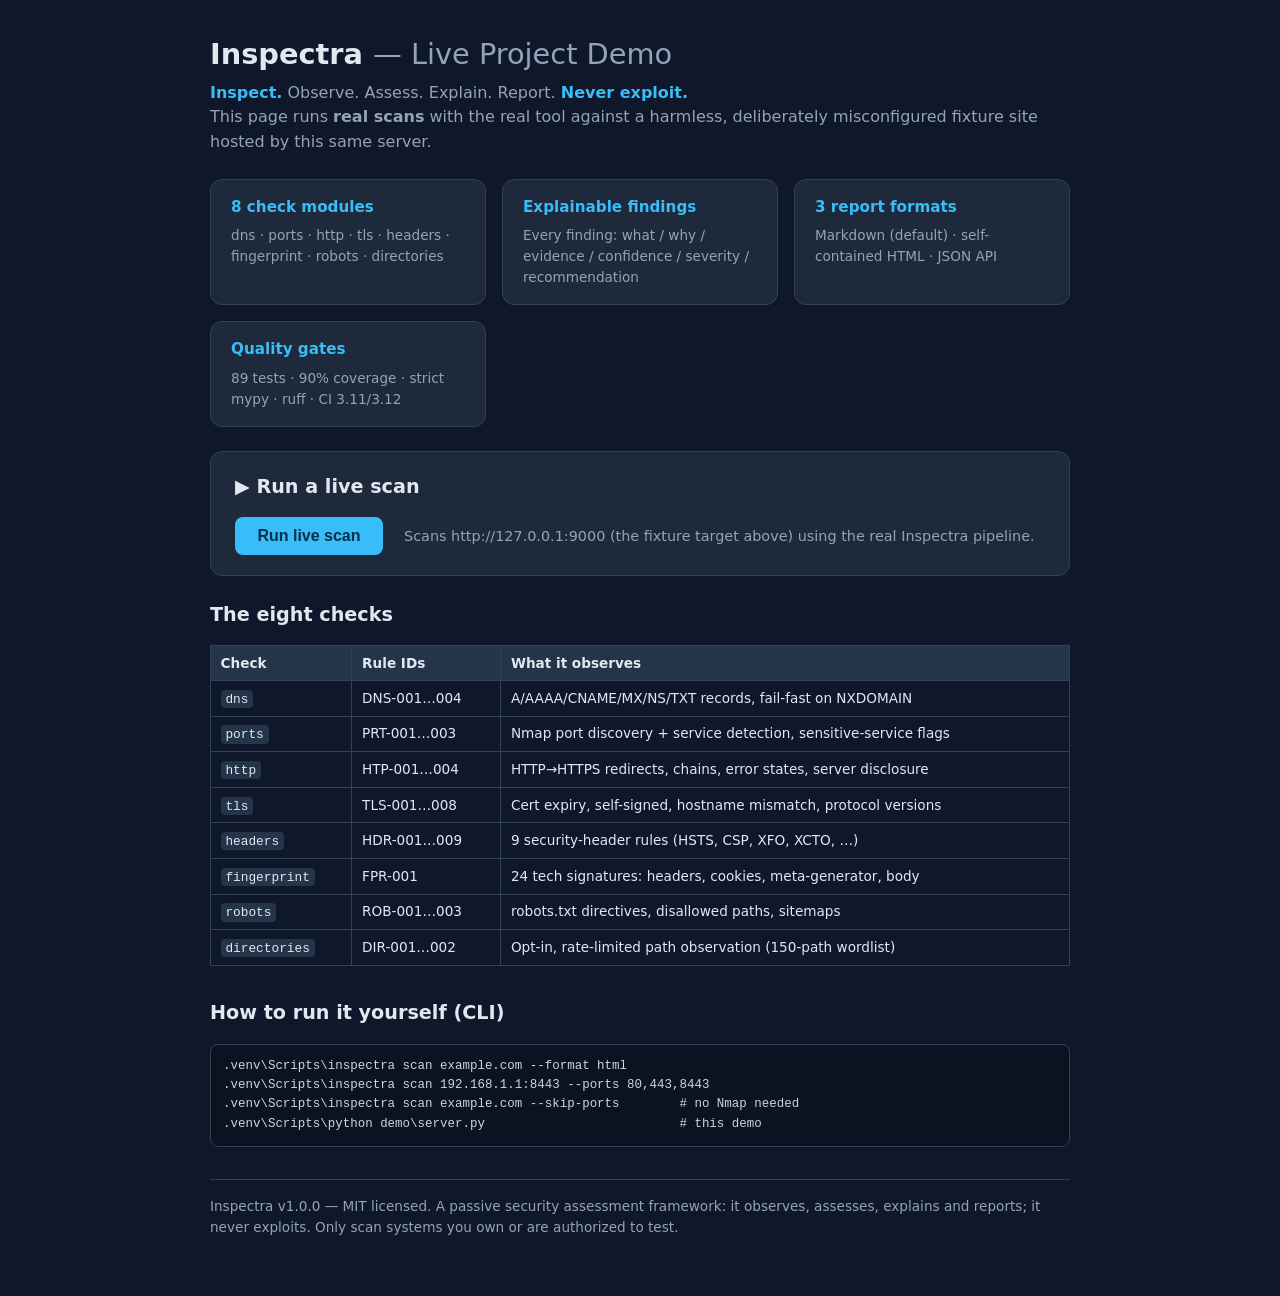
<file: demo/index.html>
<!doctype html>
<html lang="en">
<head>
<meta charset="utf-8">
<meta name="viewport" content="width=device-width, initial-scale=1">
<title>Inspectra — Live Project Demo</title>
<style>
  :root {
    --bg: #0f172a; --panel: #1e293b; --panel2: #243449; --text: #e2e8f0;
    --muted: #94a3b8; --border: #334155; --accent: #38bdf8;
    --high: #ef4444; --medium: #f59e0b; --low: #eab308; --info: #38bdf8; --good: #22c55e;
  }
  * { box-sizing: border-box; }
  body {
    margin: 0; background: var(--bg); color: var(--text);
    font-family: system-ui, -apple-system, "Segoe UI", Roboto, sans-serif; line-height: 1.55;
  }
  .wrap { max-width: 900px; margin: 0 auto; padding: 2rem 1.25rem 4rem; }
  h1 { margin: 0 0 .25rem; font-size: 1.8rem; }
  h1 span { color: var(--muted); font-weight: 400; }
  .tagline { color: var(--muted); margin: 0 0 1.5rem; }
  .tagline b { color: var(--accent); }

  .grid { display: grid; grid-template-columns: repeat(auto-fit, minmax(240px, 1fr)); gap: 1rem; margin: 1.5rem 0; }
  .card { background: var(--panel); border: 1px solid var(--border); border-radius: 12px; padding: 1rem 1.25rem; }
  .card h3 { margin: 0 0 .35rem; font-size: .95rem; color: var(--accent); }
  .card p { margin: 0; font-size: .85rem; color: var(--muted); }

  .scanbox { background: var(--panel); border: 1px solid var(--border); border-radius: 12px; padding: 1.25rem 1.5rem; margin: 1.5rem 0; }
  .btn {
    display: inline-block; background: var(--accent); color: #082f49; font-weight: 700;
    border: none; border-radius: 8px; padding: .6rem 1.4rem; font-size: 1rem; cursor: pointer;
  }
  .btn:disabled { opacity: .5; cursor: wait; }
  .status { margin-left: 1rem; color: var(--muted); font-size: .9rem; }
  .spinner { display: none; }
  .spinner.on { display: inline-block; }
  .spinner::after { content: "⠋⠙⠹⠸⠼⠴⠦⠧⠇⠏"; animation: spin 1s steps(10) infinite; }
  @keyframes spin { to { transform: rotate(360deg); } }

  .score-card { display: flex; gap: 1.25rem; align-items: center; flex-wrap: wrap; margin: 1rem 0; }
  .score { font-size: 2.4rem; font-weight: 700; }
  .grade { font-size: 2rem; font-weight: 800; border: 2px solid; border-radius: 10px; padding: .15rem .6rem; }
  .grade.bad { color: var(--high); border-color: var(--high); }
  .grade.warn { color: var(--medium); border-color: var(--medium); }
  .grade.good { color: var(--good); border-color: var(--good); }
  .chip { background: var(--panel2); border: 1px solid var(--border); border-radius: 999px; padding: .3rem .75rem; font-size: .85rem; }
  .sev-high { color: var(--high); } .sev-medium { color: var(--medium); }
  .sev-low { color: var(--low); } .sev-info { color: var(--info); }

  .finding { background: var(--panel); border: 1px solid var(--border); border-left: 4px solid var(--border);
             border-radius: 10px; padding: 1rem 1.25rem; margin-bottom: .9rem; }
  .finding.sev-high { border-left-color: var(--high); }
  .finding.sev-medium { border-left-color: var(--medium); }
  .finding.sev-low { border-left-color: var(--low); }
  .finding.sev-info { border-left-color: var(--info); }
  .finding h3 { margin: 0 0 .5rem; font-size: 1rem; }
  .badge { display: inline-block; font-size: .7rem; font-weight: 700; border: 1px solid currentColor; border-radius: 6px; padding: .1rem .45rem; }
  .finding dl { display: grid; grid-template-columns: 9.5rem 1fr; gap: .3rem .75rem; margin: 0; }
  .finding dt { color: var(--muted); font-size: .85rem; }
  .finding dd { margin: 0; font-size: .9rem; }
  details { margin-top: .5rem; } summary { color: var(--muted); cursor: pointer; font-size: .85rem; }
  pre { background: #0b1220; border: 1px solid var(--border); border-radius: 8px; padding: .75rem; overflow-x: auto; font-size: .78rem; color: #cbd5e1; }

  table { border-collapse: collapse; width: 100%; font-size: .85rem; }
  th, td { border: 1px solid var(--border); padding: .4rem .6rem; text-align: left; }
  th { background: var(--panel2); }
  code { background: var(--panel2); padding: .1rem .3rem; border-radius: 4px; font-size: .8rem; }

  .hidden { display: none; }
  .links a { color: var(--accent); margin-right: 1rem; }
  footer { margin-top: 2rem; color: var(--muted); font-size: .85rem; border-top: 1px solid var(--border); padding-top: 1rem; }
</style>
</head>
<body>
<div class="wrap">
  <h1>Inspectra <span>— Live Project Demo</span></h1>
  <p class="tagline">
    <b>Inspect.</b> Observe. Assess. Explain. Report. <b>Never exploit.</b><br>
    This page runs <strong>real scans</strong> with the real tool against a harmless, deliberately
    misconfigured fixture site hosted by this same server.
  </p>

  <div class="grid">
    <div class="card"><h3>8 check modules</h3><p>dns · ports · http · tls · headers · fingerprint · robots · directories</p></div>
    <div class="card"><h3>Explainable findings</h3><p>Every finding: what / why / evidence / confidence / severity / recommendation</p></div>
    <div class="card"><h3>3 report formats</h3><p>Markdown (default) · self-contained HTML · JSON API</p></div>
    <div class="card"><h3>Quality gates</h3><p>89 tests · 90% coverage · strict mypy · ruff · CI 3.11/3.12</p></div>
  </div>

  <div class="scanbox">
    <h2 style="margin-top:0; font-size:1.2rem">▶ Run a live scan</h2>
    <button class="btn" id="scanBtn">Run live scan</button>
    <span class="spinner" id="spin"></span>
    <span class="status" id="status">Scans http://127.0.0.1:9000 (the fixture target above) using the real Inspectra pipeline.</span>

    <div id="results" class="hidden">
      <div class="score-card">
        <div><span class="score" id="score">—</span><small style="color:var(--muted)"> / 100</small></div>
        <div class="grade" id="grade">—</div>
        <div>
          <span class="chip sev-high" id="chip-high"></span>
          <span class="chip sev-medium" id="chip-medium"></span>
          <span class="chip sev-low" id="chip-low"></span>
          <span class="chip sev-info" id="chip-info"></span>
        </div>
      </div>
      <p class="status" id="meta"></p>
      <div id="findings"></div>
      <p class="links">
        Full reports from this scan:
        <a href="/api/report/html" target="_blank">HTML report</a>
        <a href="/api/report/md" target="_blank">Markdown report</a>
        <a href="/api/report/json" target="_blank">JSON report</a>
        <a href="/" target="_blank">The scan target itself</a>
      </p>
    </div>
  </div>

  <h2 style="font-size:1.2rem">The eight checks</h2>
  <table>
    <tr><th>Check</th><th>Rule IDs</th><th>What it observes</th></tr>
    <tr><td><code>dns</code></td><td>DNS-001…004</td><td>A/AAAA/CNAME/MX/NS/TXT records, fail-fast on NXDOMAIN</td></tr>
    <tr><td><code>ports</code></td><td>PRT-001…003</td><td>Nmap port discovery + service detection, sensitive-service flags</td></tr>
    <tr><td><code>http</code></td><td>HTP-001…004</td><td>HTTP→HTTPS redirects, chains, error states, server disclosure</td></tr>
    <tr><td><code>tls</code></td><td>TLS-001…008</td><td>Cert expiry, self-signed, hostname mismatch, protocol versions</td></tr>
    <tr><td><code>headers</code></td><td>HDR-001…009</td><td>9 security-header rules (HSTS, CSP, XFO, XCTO, …)</td></tr>
    <tr><td><code>fingerprint</code></td><td>FPR-001</td><td>24 tech signatures: headers, cookies, meta-generator, body</td></tr>
    <tr><td><code>robots</code></td><td>ROB-001…003</td><td>robots.txt directives, disallowed paths, sitemaps</td></tr>
    <tr><td><code>directories</code></td><td>DIR-001…002</td><td>Opt-in, rate-limited path observation (150-path wordlist)</td></tr>
  </table>

  <h2 style="font-size:1.2rem; margin-top:2rem">How to run it yourself (CLI)</h2>
  <pre>.venv\Scripts\inspectra scan example.com --format html
.venv\Scripts\inspectra scan 192.168.1.1:8443 --ports 80,443,8443
.venv\Scripts\inspectra scan example.com --skip-ports        # no Nmap needed
.venv\Scripts\python demo\server.py                          # this demo</pre>

  <footer>
    Inspectra v1.0.0 — MIT licensed. A passive security assessment framework:
    it observes, assesses, explains and reports; it never exploits.
    Only scan systems you own or are authorized to test.
  </footer>
</div>

<script>
const btn = document.getElementById("scanBtn");
const spin = document.getElementById("spin");
const status = document.getElementById("status");
const results = document.getElementById("results");
const findings = document.getElementById("findings");

const esc = (s) => String(s).replace(/[&<>"']/g, (c) => (
  {"&":"&amp;","<":"&lt;",">":"&gt;",'"':"&quot;","'":"&#39;"}[c]));

btn.addEventListener("click", async () => {
  btn.disabled = true;
  spin.classList.add("on");
  status.textContent = "Running the real Inspectra pipeline (dns → http → tls → headers → fingerprint → robots)…";
  try {
    const res = await fetch("/api/scan");
    const data = await res.json();
    render(data);
    status.textContent = "Scan complete — reports are saved and linked below.";
  } catch (err) {
    status.textContent = "Scan failed: " + err;
  } finally {
    btn.disabled = false;
    spin.classList.remove("on");
  }
});

function render(data) {
  results.classList.remove("hidden");
  document.getElementById("score").textContent = (data.posture_score ?? 0).toFixed(1);
  const grade = document.getElementById("grade");
  grade.textContent = data.grade ?? "?";
  grade.className = "grade " + (["A+","A","B"].includes(data.grade) ? "good" : ["D","F"].includes(data.grade) ? "bad" : "warn");
  const s = data.summary || {};
  document.getElementById("chip-high").textContent = "High " + (s.high ?? 0);
  document.getElementById("chip-medium").textContent = "Medium " + (s.medium ?? 0);
  document.getElementById("chip-low").textContent = "Low " + (s.low ?? 0);
  document.getElementById("chip-info").textContent = "Info " + (s.info ?? 0);
  document.getElementById("meta").textContent =
    "Target " + (data.target ?? "?") + " · started " + (data.started_at_ist ?? "?") +
    " · duration " + (data.duration_seconds ?? 0).toFixed(1) + "s · exit code " + data.exit_code;

  const order = { high: 0, medium: 1, low: 2, info: 3 };
  const items = [...(data.findings || [])].sort((a, b) =>
    (order[a.severity] - order[b.severity]) || a.rule_id.localeCompare(b.rule_id));
  findings.innerHTML = items.map((f) => `
    <article class="finding sev-${esc(f.severity)}">
      <h3><span class="badge">${esc(f.severity.toUpperCase())}</span> ${esc(f.rule_id)} — ${esc(f.title)}</h3>
      <dl>
        <dt>What was observed</dt><dd>${esc(f.description)}</dd>
        <dt>Why it matters</dt><dd>${esc(f.why_it_matters)}</dd>
        <dt>Confidence</dt><dd>${esc(f.confidence)}</dd>
        <dt>Recommendation</dt><dd>${esc(f.recommendation)}</dd>
      </dl>
      ${f.evidence && f.evidence.length ? `
        <details><summary>Evidence (${f.evidence.length})</summary>
          <pre>${esc(f.evidence.join("\\n"))}</pre></details>` : ""}
    </article>`).join("");
}
</script>
</body>
</html>
</file>
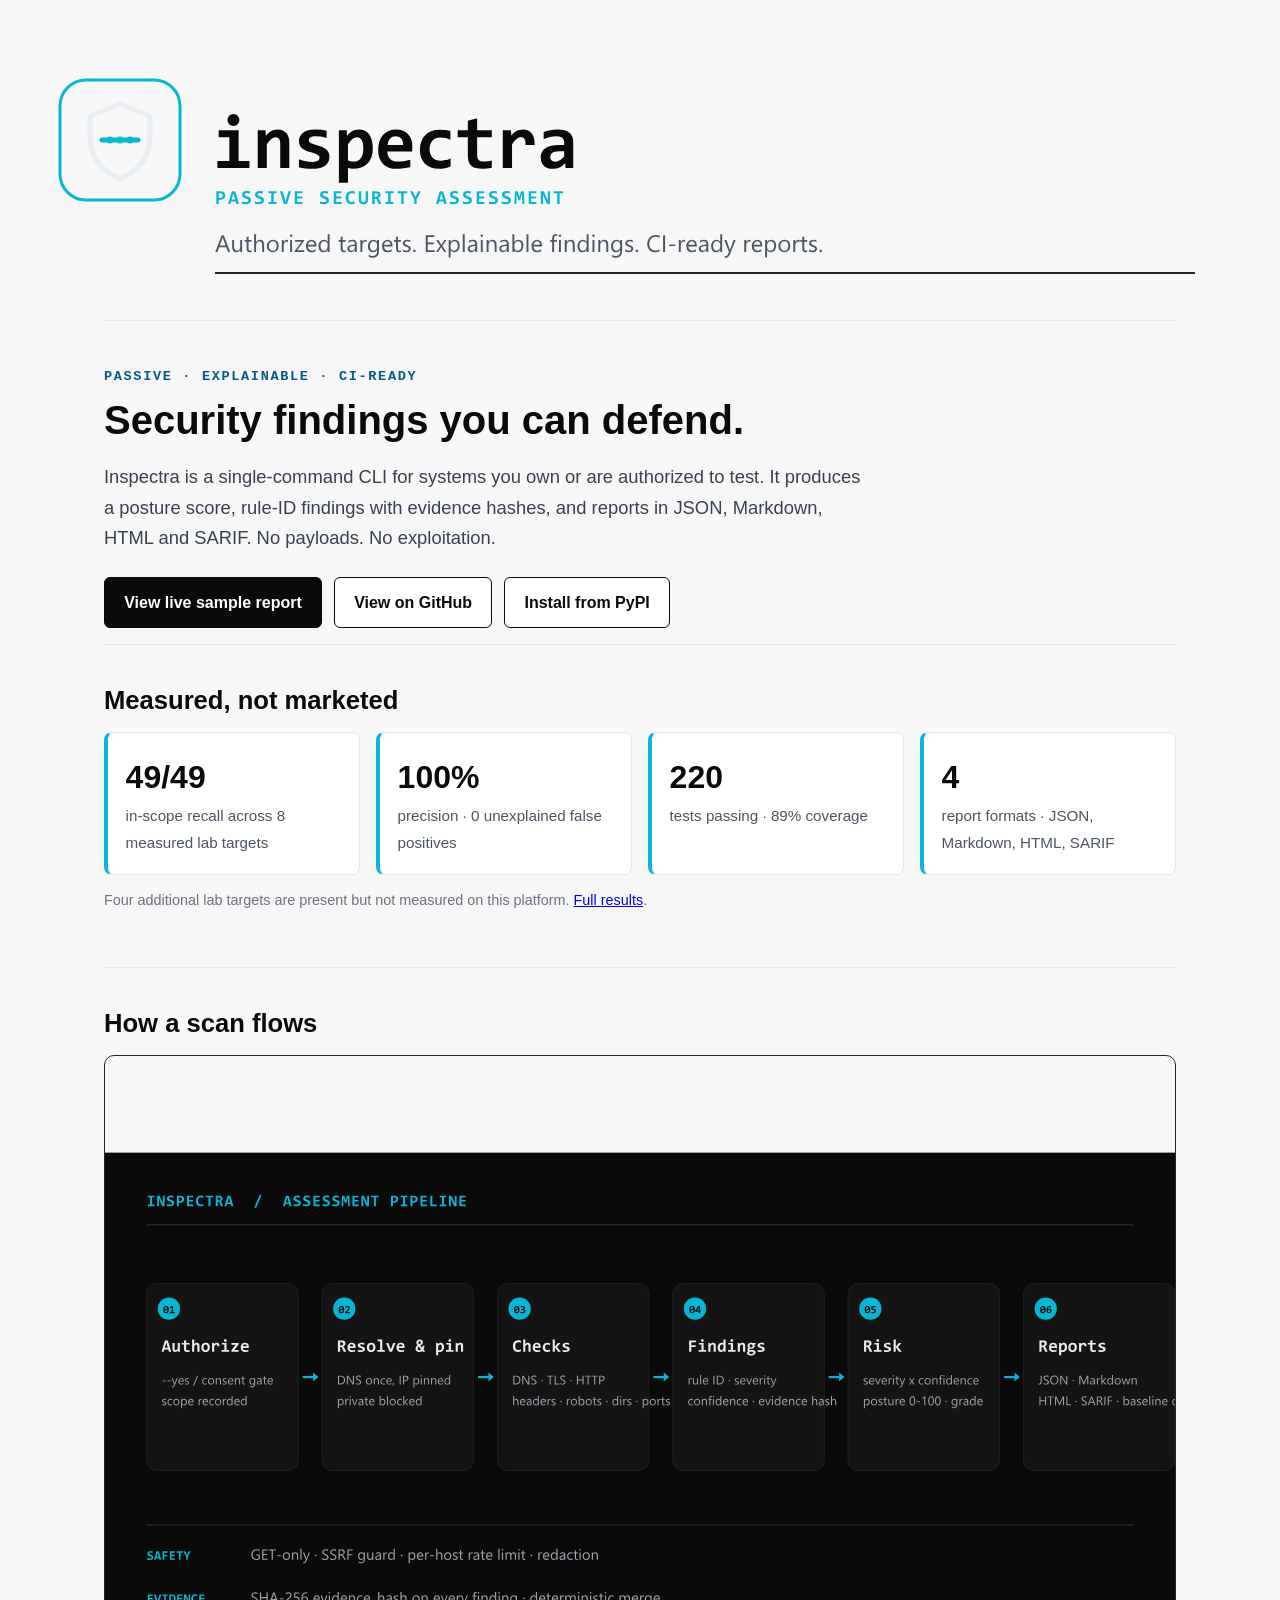
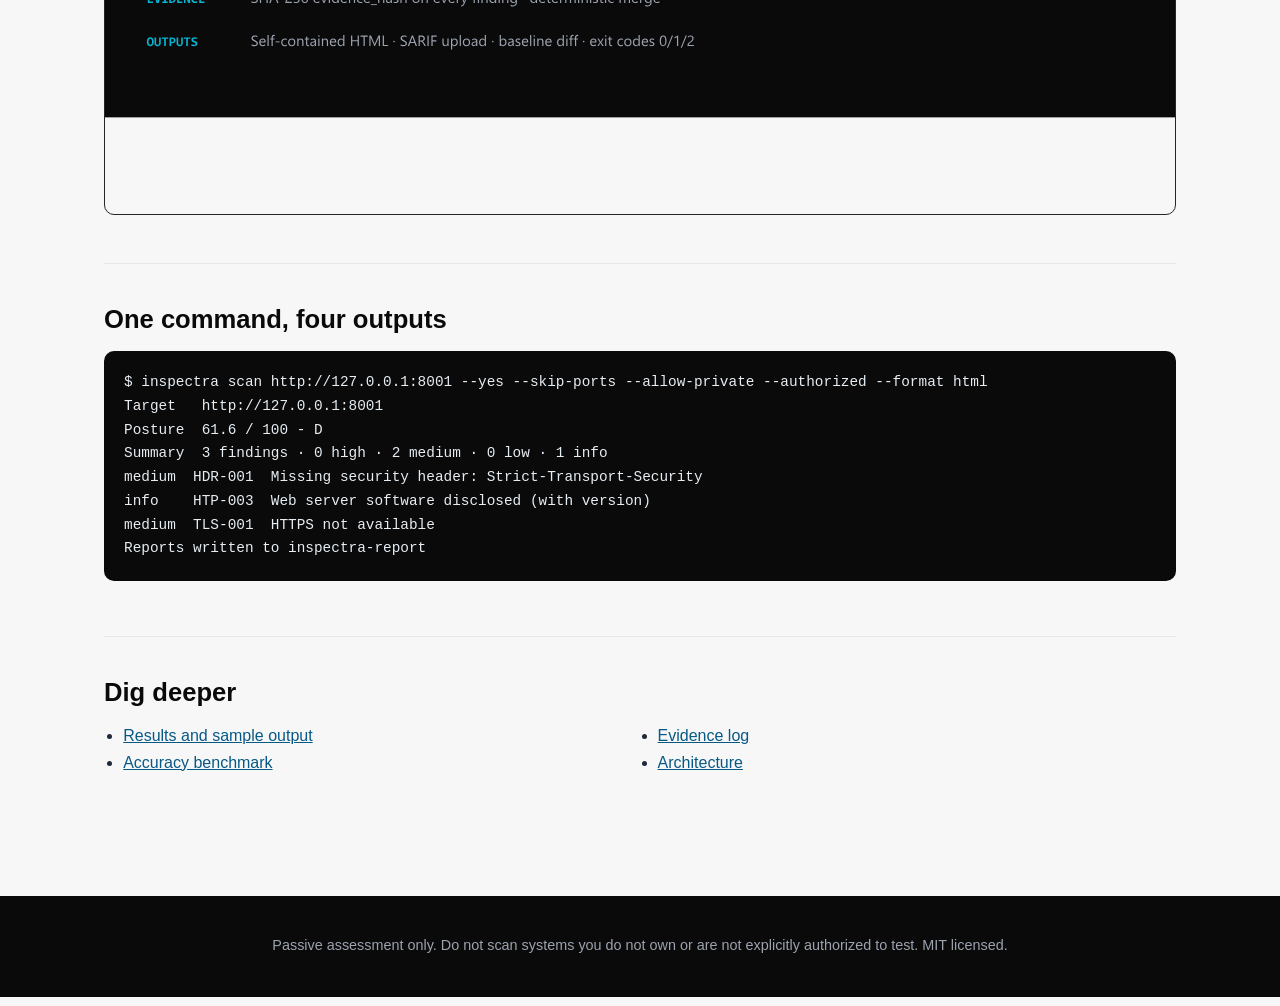
<file: site/index.html>
<!DOCTYPE html>
<html lang="en">
<head>
<meta charset="utf-8">
<title>Inspectra — Passive security assessment, explained</title>
<meta name="viewport" content="width=device-width, initial-scale=1">
<meta name="description" content="Inspectra is a passive, explainable security assessment CLI for authorized targets. JSON, Markdown, HTML and SARIF reports with evidence hashes.">
<link rel="icon" href="favicon.svg" type="image/svg+xml">
<link rel="stylesheet" href="assets/site.css">
</head>
<body>
<header class="masthead">
  <img src="banner-light.svg" alt="Inspectra — passive security assessment for authorized targets" width="1280" height="320">
</header>

<main>
<section class="hero">
  <p class="eyebrow">Passive · Explainable · CI-ready</p>
  <h1>Security findings you can defend.</h1>
  <p class="lead">Inspectra is a single-command CLI for systems you own or are authorized to test. It produces a posture score, rule-ID findings with evidence hashes, and reports in JSON, Markdown, HTML and SARIF. No payloads. No exploitation.</p>
  <div class="actions">
    <a class="btn primary" href="report.html">View live sample report</a>
    <a class="btn" href="https://github.com/shashu123456/Inspectra">View on GitHub</a>
    <a class="btn" href="https://pypi.org/project/inspectra-cli/">Install from PyPI</a>
  </div>
</section>

<section class="proof">
  <h2>Measured, not marketed</h2>
  <div class="grid">
    <article><strong>49/49</strong><span>in-scope recall across 8 measured lab targets</span></article>
    <article><strong>100%</strong><span>precision · 0 unexplained false positives</span></article>
    <article><strong>220</strong><span>tests passing · 89% coverage</span></article>
    <article><strong>4</strong><span>report formats · JSON, Markdown, HTML, SARIF</span></article>
  </div>
  <p class="note">Four additional lab targets are present but not measured on this platform. <a href="https://github.com/shashu123456/Inspectra/blob/main/docs/RESULTS.md">Full results</a>.</p>
</section>

<section class="pipeline">
  <h2>How a scan flows</h2>
  <img src="architecture.svg" alt="Inspectra assessment pipeline: authorize, resolve and pin, checks, findings, risk, reports" width="1440" height="760">
</section>

<section class="terminal">
  <h2>One command, four outputs</h2>
  <pre><code>$ inspectra scan http://127.0.0.1:8001 --yes --skip-ports --allow-private --authorized --format html
Target   http://127.0.0.1:8001
Posture  61.6 / 100 - D
Summary  3 findings · 0 high · 2 medium · 0 low · 1 info
medium  HDR-001  Missing security header: Strict-Transport-Security
info    HTP-003  Web server software disclosed (with version)
medium  TLS-001  HTTPS not available
Reports written to inspectra-report</code></pre>
</section>

<section class="links">
  <h2>Dig deeper</h2>
  <ul>
    <li><a href="https://github.com/shashu123456/Inspectra/blob/main/docs/RESULTS.md">Results and sample output</a></li>
    <li><a href="https://github.com/shashu123456/Inspectra/blob/main/docs/accuracy.md">Accuracy benchmark</a></li>
    <li><a href="https://github.com/shashu123456/Inspectra/blob/main/docs/EVIDENCE.md">Evidence log</a></li>
    <li><a href="https://github.com/shashu123456/Inspectra/blob/main/docs/architecture.md">Architecture</a></li>
  </ul>
</section>
</main>

<footer>
  <p>Passive assessment only. Do not scan systems you do not own or are not explicitly authorized to test. MIT licensed.</p>
</footer>
</body>
</html>
</file>
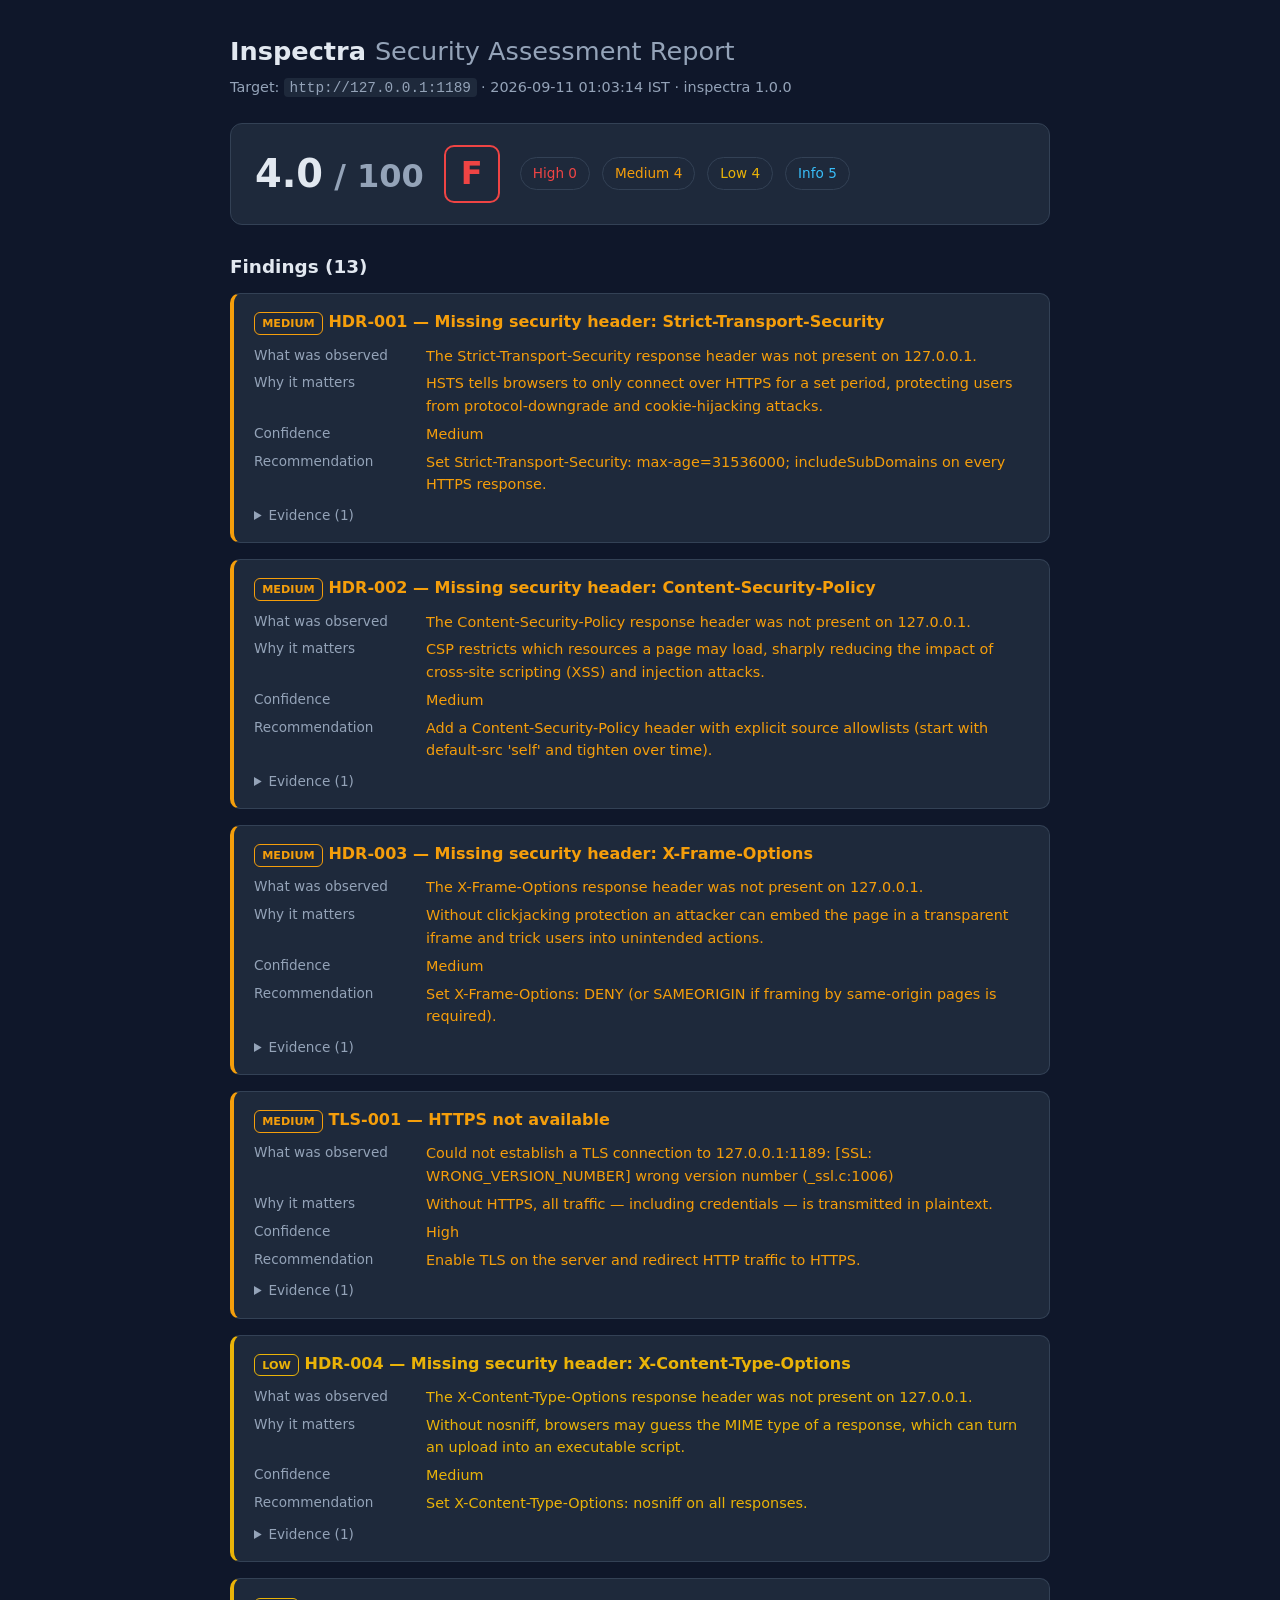
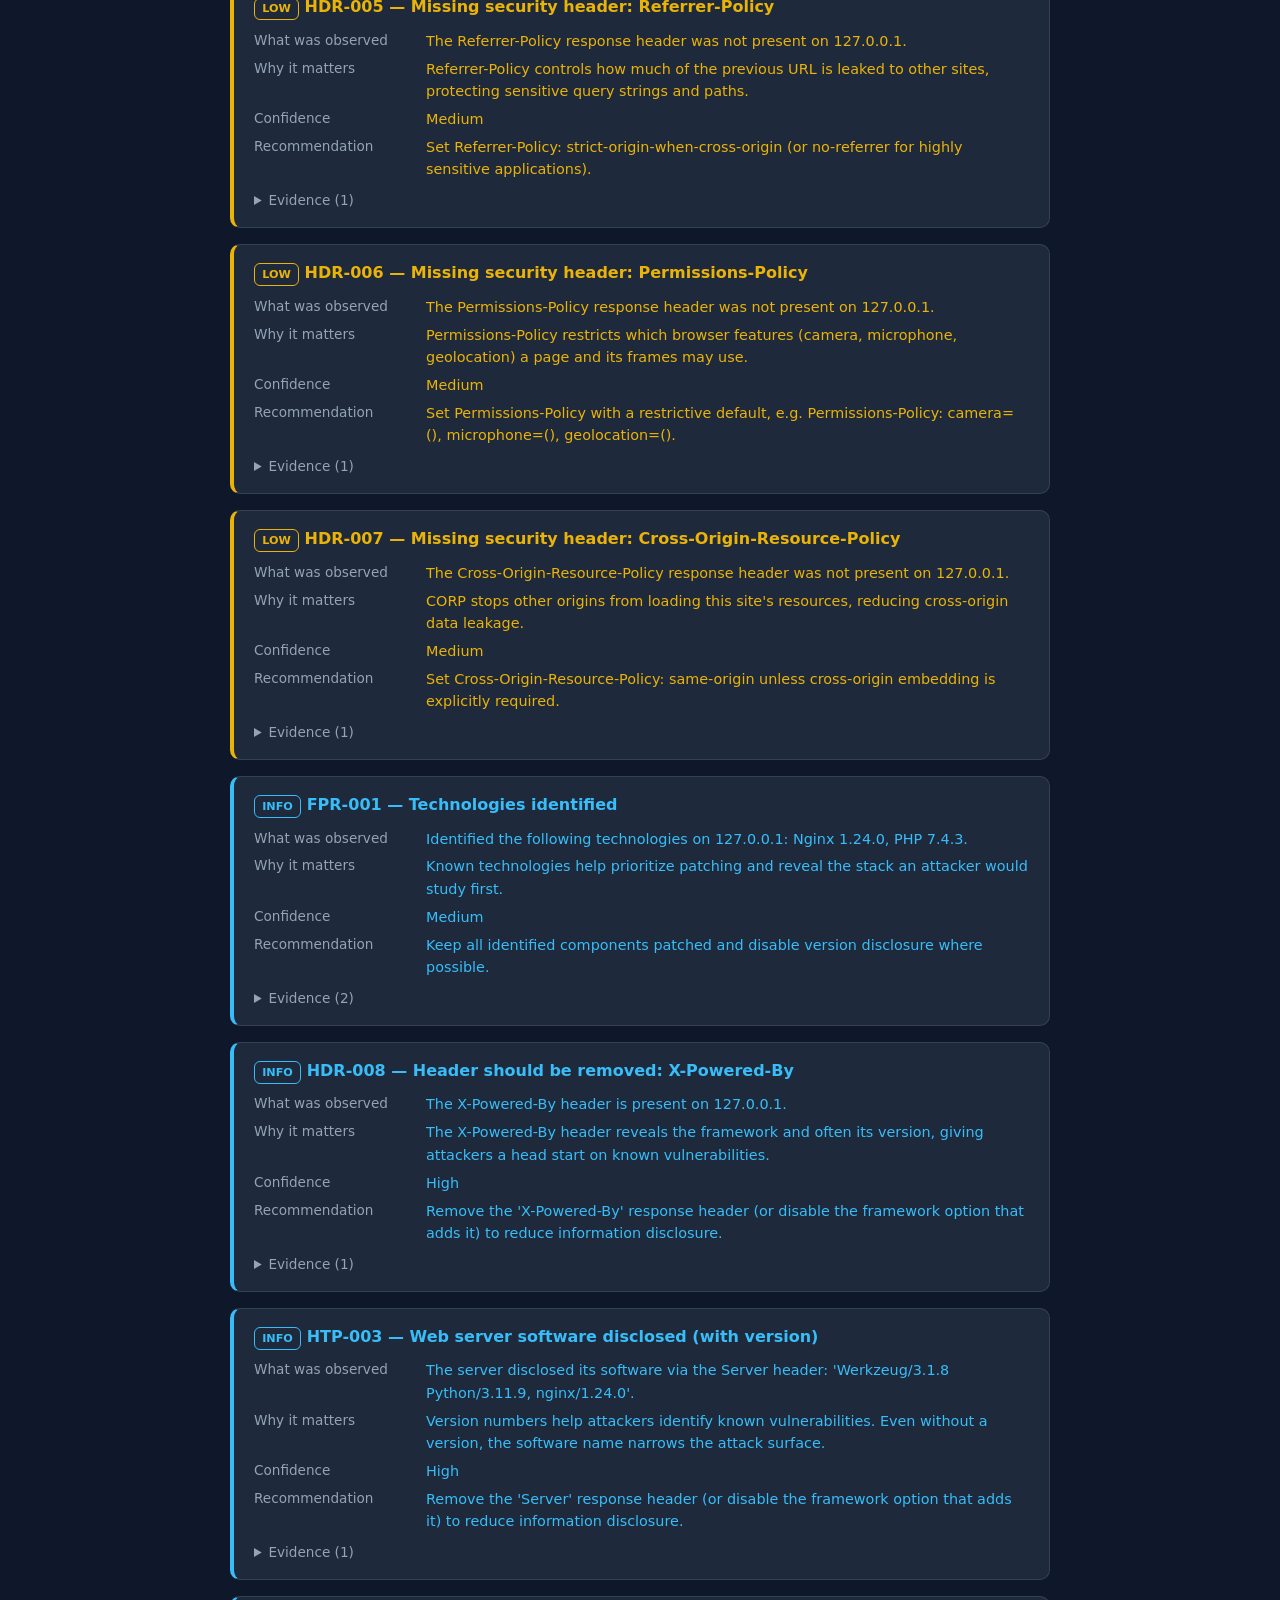
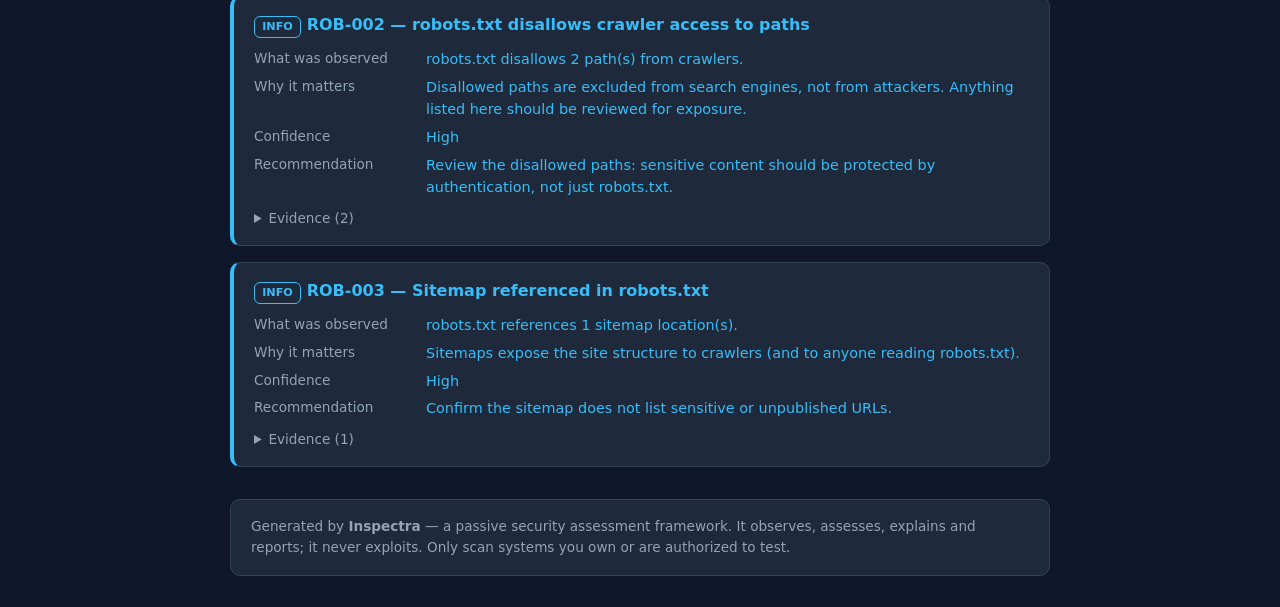
<file: site/report.html>
<!doctype html>
<html lang="en">
<head>
<meta charset="utf-8">
<meta name="viewport" content="width=device-width, initial-scale=1">
<title>Inspectra Report — http://127.0.0.1:1189</title>
<style>
  :root {
    --bg: #0f172a;
    --panel: #1e293b;
    --text: #e2e8f0;
    --muted: #94a3b8;
    --border: #334155;
    --high: #ef4444;
    --medium: #f59e0b;
    --low: #eab308;
    --info: #38bdf8;
    --good: #22c55e;
    --warn: #f59e0b;
    --bad: #ef4444;
  }
  * { box-sizing: border-box; }
  body {
    margin: 0;
    font-family: system-ui, -apple-system, "Segoe UI", Roboto, sans-serif;
    background: var(--bg);
    color: var(--text);
    line-height: 1.55;
  }
  .wrap { max-width: 860px; margin: 0 auto; padding: 2rem 1.25rem; }
  header h1 { font-size: 1.6rem; margin: 0 0 .25rem; }
  header h1 span { color: var(--muted); font-weight: 400; }
  .meta { color: var(--muted); font-size: .9rem; margin: .25rem 0 1.5rem; }
  .meta code { background: var(--panel); padding: .1rem .35rem; border-radius: 4px; }

  .score-card {
    display: flex; gap: 1.25rem; align-items: center;
    background: var(--panel); border: 1px solid var(--border);
    border-radius: 12px; padding: 1.25rem 1.5rem; margin-bottom: 1.5rem;
  }
  .score { font-size: 2.4rem; font-weight: 700; }
  .score small { color: var(--muted); }
  .grade {
    font-size: 2rem; font-weight: 800; min-width: 3.5rem; text-align: center;
    border: 2px solid; border-radius: 10px; padding: .15rem .6rem;
  }
  .grade.good { color: var(--good); border-color: var(--good); }
  .grade.warn { color: var(--warn); border-color: var(--warn); }
  .grade.bad { color: var(--bad); border-color: var(--bad); }
  .summary { display: flex; gap: .75rem; flex-wrap: wrap; }
  .summary .chip {
    background: var(--panel); border: 1px solid var(--border);
    border-radius: 999px; padding: .3rem .75rem; font-size: .85rem;
  }
  .sev-high { color: var(--high); }
  .sev-medium { color: var(--medium); }
  .sev-low { color: var(--low); }
  .sev-info { color: var(--info); }

  h2 { font-size: 1.15rem; margin: 1.75rem 0 .75rem; }
  .finding {
    background: var(--panel); border: 1px solid var(--border);
    border-left: 4px solid var(--border);
    border-radius: 10px; padding: 1rem 1.25rem; margin-bottom: 1rem;
  }
  .finding.sev-high { border-left-color: var(--high); }
  .finding.sev-medium { border-left-color: var(--medium); }
  .finding.sev-low { border-left-color: var(--low); }
  .finding.sev-info { border-left-color: var(--info); }
  .finding h3 { margin: 0 0 .6rem; font-size: 1rem; }
  .badge {
    display: inline-block; font-size: .7rem; font-weight: 700;
    background: var(--panel); border: 1px solid currentColor;
    border-radius: 6px; padding: .1rem .45rem; color: var(--text);
  }
  .finding.sev-high .badge { color: var(--high); }
  .finding.sev-medium .badge { color: var(--medium); }
  .finding.sev-low .badge { color: var(--low); }
  .finding.sev-info .badge { color: var(--info); }
  dl { display: grid; grid-template-columns: 10rem 1fr; gap: .35rem .75rem; margin: 0; }
  dt { color: var(--muted); font-size: .85rem; }
  dd { margin: 0; font-size: .9rem; }
  details { margin-top: .6rem; }
  summary { color: var(--muted); cursor: pointer; font-size: .85rem; }
  pre {
    background: #0b1220; color: #cbd5e1; border: 1px solid var(--border);
    border-radius: 8px; padding: .75rem; overflow-x: auto; font-size: .8rem;
  }
  .empty { color: var(--muted); }
  footer {
    margin-top: 2rem; padding: 1rem 1.25rem; color: var(--muted);
    background: var(--panel); border: 1px solid var(--border); border-radius: 10px;
    font-size: .85rem;
  }
</style>
</head>
<body>
<div class="wrap">
  <header>
    <h1>Inspectra <span>Security Assessment Report</span></h1>
    <p class="meta">
      Target: <code>http://127.0.0.1:1189</code> ·
      2026-09-11 01:03:14 IST ·
      inspectra 1.0.0
    </p>
  </header>

  <section class="score-card">
    <div class="score">4.0<small> / 100</small></div>
    <div class="grade bad">F</div>
    <div class="summary">
      <span class="chip sev-high">High 0</span>
      <span class="chip sev-medium">Medium 4</span>
      <span class="chip sev-low">Low 4</span>
      <span class="chip sev-info">Info 5</span>
    </div>
  </section>

  <h2>Findings (13)</h2>

  <article class="finding sev-medium">
    <h3><span class="badge">MEDIUM</span> HDR-001 — Missing security header: Strict-Transport-Security</h3>
    <dl>
      <dt>What was observed</dt><dd>The Strict-Transport-Security response header was not present on 127.0.0.1.</dd>
      <dt>Why it matters</dt><dd>HSTS tells browsers to only connect over HTTPS for a set period, protecting users from protocol-downgrade and cookie-hijacking attacks.</dd>
      <dt>Confidence</dt><dd>Medium</dd>
      <dt>Recommendation</dt><dd>Set Strict-Transport-Security: max-age=31536000; includeSubDomains on every HTTPS response.</dd>
    </dl>
    <details><summary>Evidence (1)</summary><pre>Header not present in the HTTP response</pre></details>
  </article>
  <article class="finding sev-medium">
    <h3><span class="badge">MEDIUM</span> HDR-002 — Missing security header: Content-Security-Policy</h3>
    <dl>
      <dt>What was observed</dt><dd>The Content-Security-Policy response header was not present on 127.0.0.1.</dd>
      <dt>Why it matters</dt><dd>CSP restricts which resources a page may load, sharply reducing the impact of cross-site scripting (XSS) and injection attacks.</dd>
      <dt>Confidence</dt><dd>Medium</dd>
      <dt>Recommendation</dt><dd>Add a Content-Security-Policy header with explicit source allowlists (start with default-src 'self' and tighten over time).</dd>
    </dl>
    <details><summary>Evidence (1)</summary><pre>Header not present in the HTTP response</pre></details>
  </article>
  <article class="finding sev-medium">
    <h3><span class="badge">MEDIUM</span> HDR-003 — Missing security header: X-Frame-Options</h3>
    <dl>
      <dt>What was observed</dt><dd>The X-Frame-Options response header was not present on 127.0.0.1.</dd>
      <dt>Why it matters</dt><dd>Without clickjacking protection an attacker can embed the page in a transparent iframe and trick users into unintended actions.</dd>
      <dt>Confidence</dt><dd>Medium</dd>
      <dt>Recommendation</dt><dd>Set X-Frame-Options: DENY (or SAMEORIGIN if framing by same-origin pages is required).</dd>
    </dl>
    <details><summary>Evidence (1)</summary><pre>Header not present in the HTTP response</pre></details>
  </article>
  <article class="finding sev-medium">
    <h3><span class="badge">MEDIUM</span> TLS-001 — HTTPS not available</h3>
    <dl>
      <dt>What was observed</dt><dd>Could not establish a TLS connection to 127.0.0.1:1189: [SSL: WRONG_VERSION_NUMBER] wrong version number (_ssl.c:1006)</dd>
      <dt>Why it matters</dt><dd>Without HTTPS, all traffic — including credentials — is transmitted in plaintext.</dd>
      <dt>Confidence</dt><dd>High</dd>
      <dt>Recommendation</dt><dd>Enable TLS on the server and redirect HTTP traffic to HTTPS.</dd>
    </dl>
    <details><summary>Evidence (1)</summary><pre>TLS handshake to 127.0.0.1:1189 failed</pre></details>
  </article>
  <article class="finding sev-low">
    <h3><span class="badge">LOW</span> HDR-004 — Missing security header: X-Content-Type-Options</h3>
    <dl>
      <dt>What was observed</dt><dd>The X-Content-Type-Options response header was not present on 127.0.0.1.</dd>
      <dt>Why it matters</dt><dd>Without nosniff, browsers may guess the MIME type of a response, which can turn an upload into an executable script.</dd>
      <dt>Confidence</dt><dd>Medium</dd>
      <dt>Recommendation</dt><dd>Set X-Content-Type-Options: nosniff on all responses.</dd>
    </dl>
    <details><summary>Evidence (1)</summary><pre>Header not present in the HTTP response</pre></details>
  </article>
  <article class="finding sev-low">
    <h3><span class="badge">LOW</span> HDR-005 — Missing security header: Referrer-Policy</h3>
    <dl>
      <dt>What was observed</dt><dd>The Referrer-Policy response header was not present on 127.0.0.1.</dd>
      <dt>Why it matters</dt><dd>Referrer-Policy controls how much of the previous URL is leaked to other sites, protecting sensitive query strings and paths.</dd>
      <dt>Confidence</dt><dd>Medium</dd>
      <dt>Recommendation</dt><dd>Set Referrer-Policy: strict-origin-when-cross-origin (or no-referrer for highly sensitive applications).</dd>
    </dl>
    <details><summary>Evidence (1)</summary><pre>Header not present in the HTTP response</pre></details>
  </article>
  <article class="finding sev-low">
    <h3><span class="badge">LOW</span> HDR-006 — Missing security header: Permissions-Policy</h3>
    <dl>
      <dt>What was observed</dt><dd>The Permissions-Policy response header was not present on 127.0.0.1.</dd>
      <dt>Why it matters</dt><dd>Permissions-Policy restricts which browser features (camera, microphone, geolocation) a page and its frames may use.</dd>
      <dt>Confidence</dt><dd>Medium</dd>
      <dt>Recommendation</dt><dd>Set Permissions-Policy with a restrictive default, e.g. Permissions-Policy: camera=(), microphone=(), geolocation=().</dd>
    </dl>
    <details><summary>Evidence (1)</summary><pre>Header not present in the HTTP response</pre></details>
  </article>
  <article class="finding sev-low">
    <h3><span class="badge">LOW</span> HDR-007 — Missing security header: Cross-Origin-Resource-Policy</h3>
    <dl>
      <dt>What was observed</dt><dd>The Cross-Origin-Resource-Policy response header was not present on 127.0.0.1.</dd>
      <dt>Why it matters</dt><dd>CORP stops other origins from loading this site's resources, reducing cross-origin data leakage.</dd>
      <dt>Confidence</dt><dd>Medium</dd>
      <dt>Recommendation</dt><dd>Set Cross-Origin-Resource-Policy: same-origin unless cross-origin embedding is explicitly required.</dd>
    </dl>
    <details><summary>Evidence (1)</summary><pre>Header not present in the HTTP response</pre></details>
  </article>
  <article class="finding sev-info">
    <h3><span class="badge">INFO</span> FPR-001 — Technologies identified</h3>
    <dl>
      <dt>What was observed</dt><dd>Identified the following technologies on 127.0.0.1: Nginx 1.24.0, PHP 7.4.3.</dd>
      <dt>Why it matters</dt><dd>Known technologies help prioritize patching and reveal the stack an attacker would study first.</dd>
      <dt>Confidence</dt><dd>Medium</dd>
      <dt>Recommendation</dt><dd>Keep all identified components patched and disable version disclosure where possible.</dd>
    </dl>
    <details><summary>Evidence (2)</summary><pre>Server: Werkzeug/3.1.8 Python/3.11.9, nginx/1.24.0
X-Powered-By: PHP/7.4.3</pre></details>
  </article>
  <article class="finding sev-info">
    <h3><span class="badge">INFO</span> HDR-008 — Header should be removed: X-Powered-By</h3>
    <dl>
      <dt>What was observed</dt><dd>The X-Powered-By header is present on 127.0.0.1.</dd>
      <dt>Why it matters</dt><dd>The X-Powered-By header reveals the framework and often its version, giving attackers a head start on known vulnerabilities.</dd>
      <dt>Confidence</dt><dd>High</dd>
      <dt>Recommendation</dt><dd>Remove the 'X-Powered-By' response header (or disable the framework option that adds it) to reduce information disclosure.</dd>
    </dl>
    <details><summary>Evidence (1)</summary><pre>X-Powered-By: PHP/7.4.3</pre></details>
  </article>
  <article class="finding sev-info">
    <h3><span class="badge">INFO</span> HTP-003 — Web server software disclosed (with version)</h3>
    <dl>
      <dt>What was observed</dt><dd>The server disclosed its software via the Server header: 'Werkzeug/3.1.8 Python/3.11.9, nginx/1.24.0'.</dd>
      <dt>Why it matters</dt><dd>Version numbers help attackers identify known vulnerabilities. Even without a version, the software name narrows the attack surface.</dd>
      <dt>Confidence</dt><dd>High</dd>
      <dt>Recommendation</dt><dd>Remove the 'Server' response header (or disable the framework option that adds it) to reduce information disclosure.</dd>
    </dl>
    <details><summary>Evidence (1)</summary><pre>Server: Werkzeug/3.1.8 Python/3.11.9, nginx/1.24.0</pre></details>
  </article>
  <article class="finding sev-info">
    <h3><span class="badge">INFO</span> ROB-002 — robots.txt disallows crawler access to paths</h3>
    <dl>
      <dt>What was observed</dt><dd>robots.txt disallows 2 path(s) from crawlers.</dd>
      <dt>Why it matters</dt><dd>Disallowed paths are excluded from search engines, not from attackers. Anything listed here should be reviewed for exposure.</dd>
      <dt>Confidence</dt><dd>High</dd>
      <dt>Recommendation</dt><dd>Review the disallowed paths: sensitive content should be protected by authentication, not just robots.txt.</dd>
    </dl>
    <details><summary>Evidence (2)</summary><pre>/admin
/private</pre></details>
  </article>
  <article class="finding sev-info">
    <h3><span class="badge">INFO</span> ROB-003 — Sitemap referenced in robots.txt</h3>
    <dl>
      <dt>What was observed</dt><dd>robots.txt references 1 sitemap location(s).</dd>
      <dt>Why it matters</dt><dd>Sitemaps expose the site structure to crawlers (and to anyone reading robots.txt).</dd>
      <dt>Confidence</dt><dd>High</dd>
      <dt>Recommendation</dt><dd>Confirm the sitemap does not list sensitive or unpublished URLs.</dd>
    </dl>
    <details><summary>Evidence (1)</summary><pre>https://example.com/sitemap.xml</pre></details>
  </article>

  <footer>
    Generated by <strong>Inspectra</strong> — a passive security assessment
    framework. It observes, assesses, explains and reports; it never exploits.
    Only scan systems you own or are authorized to test.
  </footer>
</div>
</body>
</html>
</file>
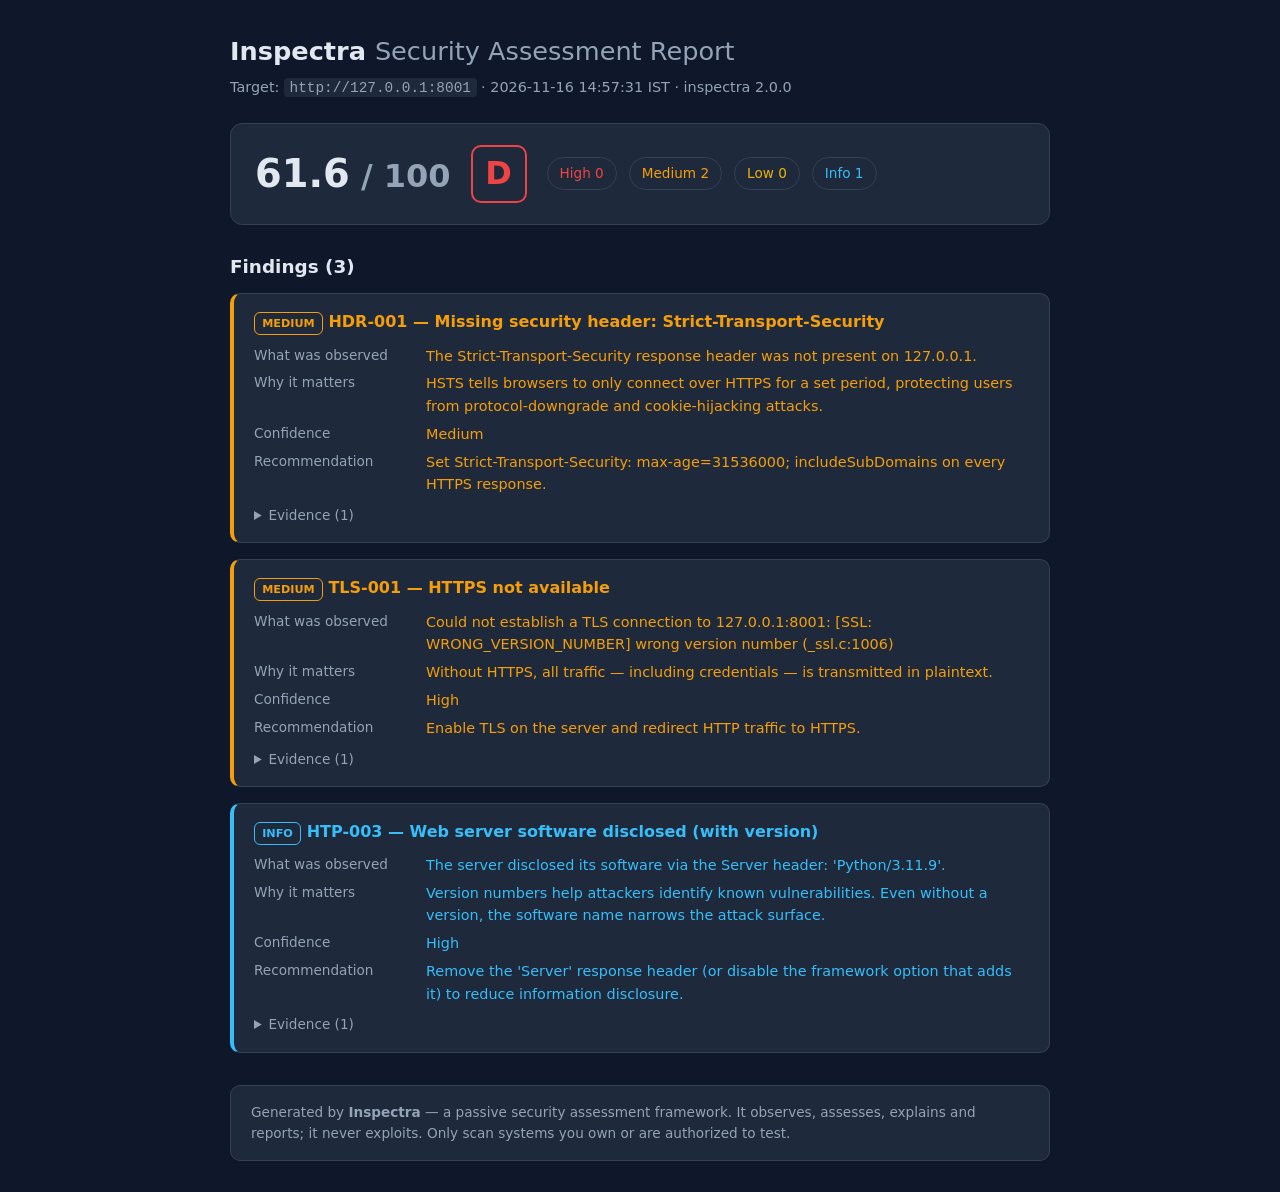
<file: docs/reports/target1.html>
<!doctype html>
<html lang="en">
<head>
<meta charset="utf-8">
<meta name="viewport" content="width=device-width, initial-scale=1">
<title>Inspectra Report — http://127.0.0.1:8001</title>
<style>
  :root {
    --bg: #0f172a;
    --panel: #1e293b;
    --text: #e2e8f0;
    --muted: #94a3b8;
    --border: #334155;
    --high: #ef4444;
    --medium: #f59e0b;
    --low: #eab308;
    --info: #38bdf8;
    --good: #22c55e;
    --warn: #f59e0b;
    --bad: #ef4444;
  }
  * { box-sizing: border-box; }
  body {
    margin: 0;
    font-family: system-ui, -apple-system, "Segoe UI", Roboto, sans-serif;
    background: var(--bg);
    color: var(--text);
    line-height: 1.55;
  }
  .wrap { max-width: 860px; margin: 0 auto; padding: 2rem 1.25rem; }
  header h1 { font-size: 1.6rem; margin: 0 0 .25rem; }
  header h1 span { color: var(--muted); font-weight: 400; }
  .meta { color: var(--muted); font-size: .9rem; margin: .25rem 0 1.5rem; }
  .meta code { background: var(--panel); padding: .1rem .35rem; border-radius: 4px; }

  .score-card {
    display: flex; gap: 1.25rem; align-items: center;
    background: var(--panel); border: 1px solid var(--border);
    border-radius: 12px; padding: 1.25rem 1.5rem; margin-bottom: 1.5rem;
  }
  .score { font-size: 2.4rem; font-weight: 700; }
  .score small { color: var(--muted); }
  .grade {
    font-size: 2rem; font-weight: 800; min-width: 3.5rem; text-align: center;
    border: 2px solid; border-radius: 10px; padding: .15rem .6rem;
  }
  .grade.good { color: var(--good); border-color: var(--good); }
  .grade.warn { color: var(--warn); border-color: var(--warn); }
  .grade.bad { color: var(--bad); border-color: var(--bad); }
  .summary { display: flex; gap: .75rem; flex-wrap: wrap; }
  .summary .chip {
    background: var(--panel); border: 1px solid var(--border);
    border-radius: 999px; padding: .3rem .75rem; font-size: .85rem;
  }
  .sev-high { color: var(--high); }
  .sev-medium { color: var(--medium); }
  .sev-low { color: var(--low); }
  .sev-info { color: var(--info); }

  h2 { font-size: 1.15rem; margin: 1.75rem 0 .75rem; }
  .finding {
    background: var(--panel); border: 1px solid var(--border);
    border-left: 4px solid var(--border);
    border-radius: 10px; padding: 1rem 1.25rem; margin-bottom: 1rem;
  }
  .finding.sev-high { border-left-color: var(--high); }
  .finding.sev-medium { border-left-color: var(--medium); }
  .finding.sev-low { border-left-color: var(--low); }
  .finding.sev-info { border-left-color: var(--info); }
  .finding h3 { margin: 0 0 .6rem; font-size: 1rem; }
  .badge {
    display: inline-block; font-size: .7rem; font-weight: 700;
    background: var(--panel); border: 1px solid currentColor;
    border-radius: 6px; padding: .1rem .45rem; color: var(--text);
  }
  .finding.sev-high .badge { color: var(--high); }
  .finding.sev-medium .badge { color: var(--medium); }
  .finding.sev-low .badge { color: var(--low); }
  .finding.sev-info .badge { color: var(--info); }
  dl { display: grid; grid-template-columns: 10rem 1fr; gap: .35rem .75rem; margin: 0; }
  dt { color: var(--muted); font-size: .85rem; }
  dd { margin: 0; font-size: .9rem; }
  details { margin-top: .6rem; }
  summary { color: var(--muted); cursor: pointer; font-size: .85rem; }
  pre {
    background: #0b1220; color: #cbd5e1; border: 1px solid var(--border);
    border-radius: 8px; padding: .75rem; overflow-x: auto; font-size: .8rem;
  }
  .empty { color: var(--muted); }
  footer {
    margin-top: 2rem; padding: 1rem 1.25rem; color: var(--muted);
    background: var(--panel); border: 1px solid var(--border); border-radius: 10px;
    font-size: .85rem;
  }
</style>
</head>
<body>
<div class="wrap">
  <header>
    <h1>Inspectra <span>Security Assessment Report</span></h1>
    <p class="meta">
      Target: <code>http://127.0.0.1:8001</code> ·
      2026-11-16 14:57:31 IST ·
      inspectra 2.0.0
    </p>
  </header>

  <section class="score-card">
    <div class="score">61.6<small> / 100</small></div>
    <div class="grade bad">D</div>
    <div class="summary">
      <span class="chip sev-high">High 0</span>
      <span class="chip sev-medium">Medium 2</span>
      <span class="chip sev-low">Low 0</span>
      <span class="chip sev-info">Info 1</span>
    </div>
  </section>

  <h2>Findings (3)</h2>

  <article class="finding sev-medium">
    <h3><span class="badge">MEDIUM</span> HDR-001 — Missing security header: Strict-Transport-Security</h3>
    <dl>
      <dt>What was observed</dt><dd>The Strict-Transport-Security response header was not present on 127.0.0.1.</dd>
      <dt>Why it matters</dt><dd>HSTS tells browsers to only connect over HTTPS for a set period, protecting users from protocol-downgrade and cookie-hijacking attacks.</dd>
      <dt>Confidence</dt><dd>Medium</dd>
      <dt>Recommendation</dt><dd>Set Strict-Transport-Security: max-age=31536000; includeSubDomains on every HTTPS response.</dd>
    </dl>
    <details><summary>Evidence (1)</summary><pre>Header not present in the HTTP response</pre></details>
  </article>
  <article class="finding sev-medium">
    <h3><span class="badge">MEDIUM</span> TLS-001 — HTTPS not available</h3>
    <dl>
      <dt>What was observed</dt><dd>Could not establish a TLS connection to 127.0.0.1:8001: [SSL: WRONG_VERSION_NUMBER] wrong version number (_ssl.c:1006)</dd>
      <dt>Why it matters</dt><dd>Without HTTPS, all traffic — including credentials — is transmitted in plaintext.</dd>
      <dt>Confidence</dt><dd>High</dd>
      <dt>Recommendation</dt><dd>Enable TLS on the server and redirect HTTP traffic to HTTPS.</dd>
    </dl>
    <details><summary>Evidence (1)</summary><pre>TLS handshake to 127.0.0.1:8001 failed</pre></details>
  </article>
  <article class="finding sev-info">
    <h3><span class="badge">INFO</span> HTP-003 — Web server software disclosed (with version)</h3>
    <dl>
      <dt>What was observed</dt><dd>The server disclosed its software via the Server header: 'Python/3.11.9'.</dd>
      <dt>Why it matters</dt><dd>Version numbers help attackers identify known vulnerabilities. Even without a version, the software name narrows the attack surface.</dd>
      <dt>Confidence</dt><dd>High</dd>
      <dt>Recommendation</dt><dd>Remove the 'Server' response header (or disable the framework option that adds it) to reduce information disclosure.</dd>
    </dl>
    <details><summary>Evidence (1)</summary><pre>Server: Python/3.11.9</pre></details>
  </article>

  <footer>
    Generated by <strong>Inspectra</strong> — a passive security assessment
    framework. It observes, assesses, explains and reports; it never exploits.
    Only scan systems you own or are authorized to test.
  </footer>
</div>
</body>
</html>
</file>
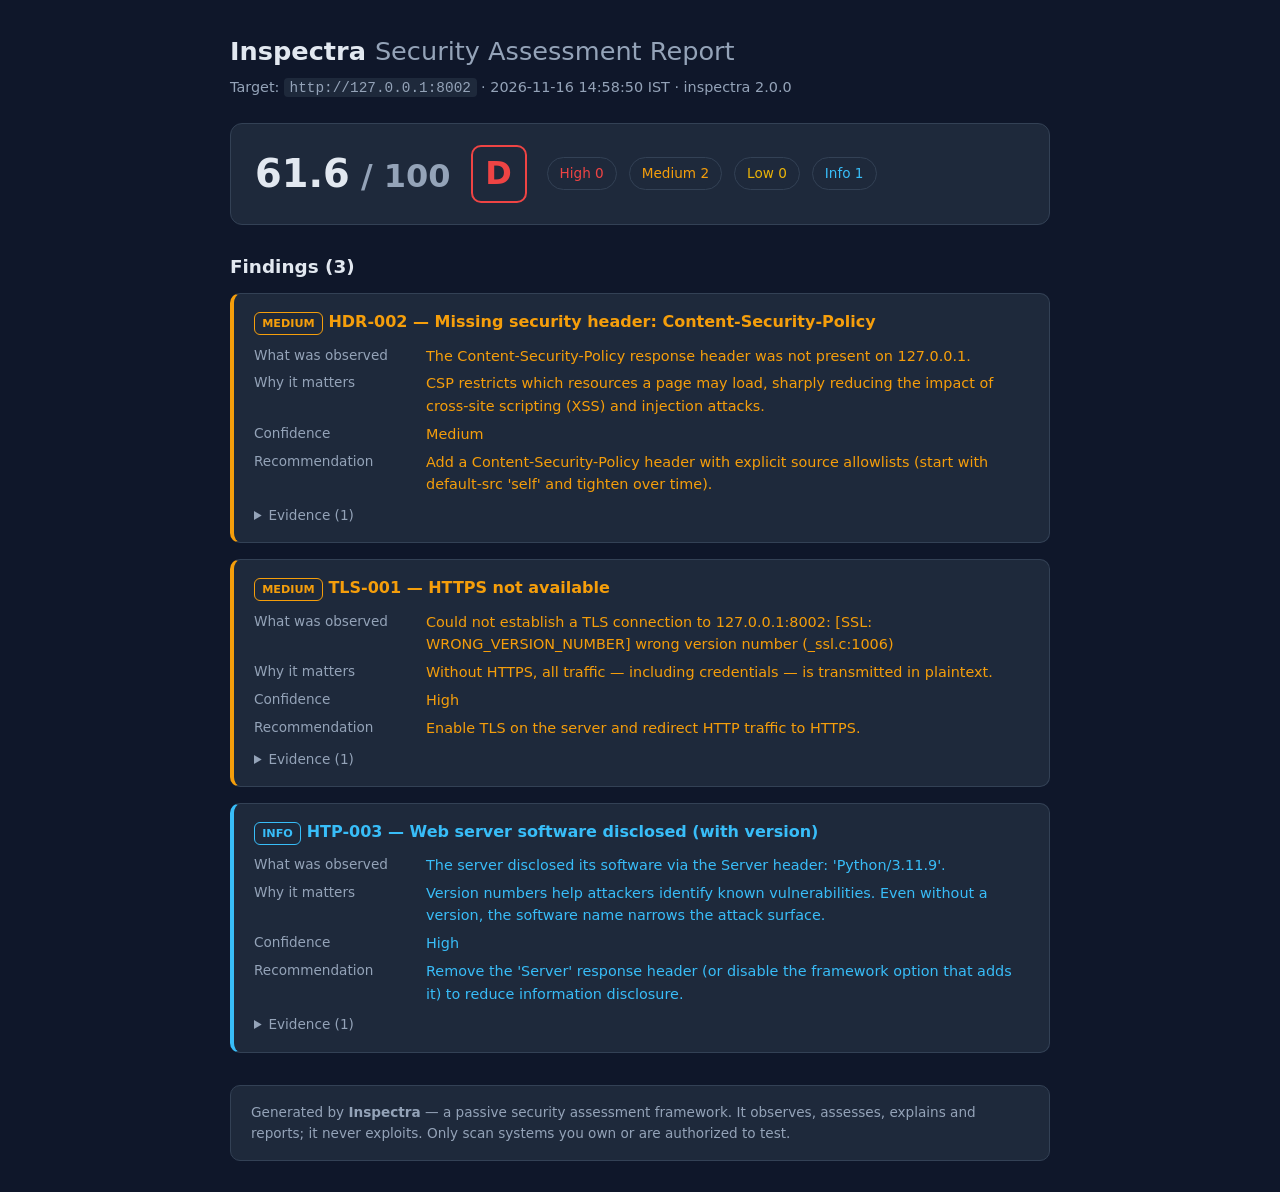
<file: docs/reports/target2.html>
<!doctype html>
<html lang="en">
<head>
<meta charset="utf-8">
<meta name="viewport" content="width=device-width, initial-scale=1">
<title>Inspectra Report — http://127.0.0.1:8002</title>
<style>
  :root {
    --bg: #0f172a;
    --panel: #1e293b;
    --text: #e2e8f0;
    --muted: #94a3b8;
    --border: #334155;
    --high: #ef4444;
    --medium: #f59e0b;
    --low: #eab308;
    --info: #38bdf8;
    --good: #22c55e;
    --warn: #f59e0b;
    --bad: #ef4444;
  }
  * { box-sizing: border-box; }
  body {
    margin: 0;
    font-family: system-ui, -apple-system, "Segoe UI", Roboto, sans-serif;
    background: var(--bg);
    color: var(--text);
    line-height: 1.55;
  }
  .wrap { max-width: 860px; margin: 0 auto; padding: 2rem 1.25rem; }
  header h1 { font-size: 1.6rem; margin: 0 0 .25rem; }
  header h1 span { color: var(--muted); font-weight: 400; }
  .meta { color: var(--muted); font-size: .9rem; margin: .25rem 0 1.5rem; }
  .meta code { background: var(--panel); padding: .1rem .35rem; border-radius: 4px; }

  .score-card {
    display: flex; gap: 1.25rem; align-items: center;
    background: var(--panel); border: 1px solid var(--border);
    border-radius: 12px; padding: 1.25rem 1.5rem; margin-bottom: 1.5rem;
  }
  .score { font-size: 2.4rem; font-weight: 700; }
  .score small { color: var(--muted); }
  .grade {
    font-size: 2rem; font-weight: 800; min-width: 3.5rem; text-align: center;
    border: 2px solid; border-radius: 10px; padding: .15rem .6rem;
  }
  .grade.good { color: var(--good); border-color: var(--good); }
  .grade.warn { color: var(--warn); border-color: var(--warn); }
  .grade.bad { color: var(--bad); border-color: var(--bad); }
  .summary { display: flex; gap: .75rem; flex-wrap: wrap; }
  .summary .chip {
    background: var(--panel); border: 1px solid var(--border);
    border-radius: 999px; padding: .3rem .75rem; font-size: .85rem;
  }
  .sev-high { color: var(--high); }
  .sev-medium { color: var(--medium); }
  .sev-low { color: var(--low); }
  .sev-info { color: var(--info); }

  h2 { font-size: 1.15rem; margin: 1.75rem 0 .75rem; }
  .finding {
    background: var(--panel); border: 1px solid var(--border);
    border-left: 4px solid var(--border);
    border-radius: 10px; padding: 1rem 1.25rem; margin-bottom: 1rem;
  }
  .finding.sev-high { border-left-color: var(--high); }
  .finding.sev-medium { border-left-color: var(--medium); }
  .finding.sev-low { border-left-color: var(--low); }
  .finding.sev-info { border-left-color: var(--info); }
  .finding h3 { margin: 0 0 .6rem; font-size: 1rem; }
  .badge {
    display: inline-block; font-size: .7rem; font-weight: 700;
    background: var(--panel); border: 1px solid currentColor;
    border-radius: 6px; padding: .1rem .45rem; color: var(--text);
  }
  .finding.sev-high .badge { color: var(--high); }
  .finding.sev-medium .badge { color: var(--medium); }
  .finding.sev-low .badge { color: var(--low); }
  .finding.sev-info .badge { color: var(--info); }
  dl { display: grid; grid-template-columns: 10rem 1fr; gap: .35rem .75rem; margin: 0; }
  dt { color: var(--muted); font-size: .85rem; }
  dd { margin: 0; font-size: .9rem; }
  details { margin-top: .6rem; }
  summary { color: var(--muted); cursor: pointer; font-size: .85rem; }
  pre {
    background: #0b1220; color: #cbd5e1; border: 1px solid var(--border);
    border-radius: 8px; padding: .75rem; overflow-x: auto; font-size: .8rem;
  }
  .empty { color: var(--muted); }
  footer {
    margin-top: 2rem; padding: 1rem 1.25rem; color: var(--muted);
    background: var(--panel); border: 1px solid var(--border); border-radius: 10px;
    font-size: .85rem;
  }
</style>
</head>
<body>
<div class="wrap">
  <header>
    <h1>Inspectra <span>Security Assessment Report</span></h1>
    <p class="meta">
      Target: <code>http://127.0.0.1:8002</code> ·
      2026-11-16 14:58:50 IST ·
      inspectra 2.0.0
    </p>
  </header>

  <section class="score-card">
    <div class="score">61.6<small> / 100</small></div>
    <div class="grade bad">D</div>
    <div class="summary">
      <span class="chip sev-high">High 0</span>
      <span class="chip sev-medium">Medium 2</span>
      <span class="chip sev-low">Low 0</span>
      <span class="chip sev-info">Info 1</span>
    </div>
  </section>

  <h2>Findings (3)</h2>

  <article class="finding sev-medium">
    <h3><span class="badge">MEDIUM</span> HDR-002 — Missing security header: Content-Security-Policy</h3>
    <dl>
      <dt>What was observed</dt><dd>The Content-Security-Policy response header was not present on 127.0.0.1.</dd>
      <dt>Why it matters</dt><dd>CSP restricts which resources a page may load, sharply reducing the impact of cross-site scripting (XSS) and injection attacks.</dd>
      <dt>Confidence</dt><dd>Medium</dd>
      <dt>Recommendation</dt><dd>Add a Content-Security-Policy header with explicit source allowlists (start with default-src 'self' and tighten over time).</dd>
    </dl>
    <details><summary>Evidence (1)</summary><pre>Header not present in the HTTP response</pre></details>
  </article>
  <article class="finding sev-medium">
    <h3><span class="badge">MEDIUM</span> TLS-001 — HTTPS not available</h3>
    <dl>
      <dt>What was observed</dt><dd>Could not establish a TLS connection to 127.0.0.1:8002: [SSL: WRONG_VERSION_NUMBER] wrong version number (_ssl.c:1006)</dd>
      <dt>Why it matters</dt><dd>Without HTTPS, all traffic — including credentials — is transmitted in plaintext.</dd>
      <dt>Confidence</dt><dd>High</dd>
      <dt>Recommendation</dt><dd>Enable TLS on the server and redirect HTTP traffic to HTTPS.</dd>
    </dl>
    <details><summary>Evidence (1)</summary><pre>TLS handshake to 127.0.0.1:8002 failed</pre></details>
  </article>
  <article class="finding sev-info">
    <h3><span class="badge">INFO</span> HTP-003 — Web server software disclosed (with version)</h3>
    <dl>
      <dt>What was observed</dt><dd>The server disclosed its software via the Server header: 'Python/3.11.9'.</dd>
      <dt>Why it matters</dt><dd>Version numbers help attackers identify known vulnerabilities. Even without a version, the software name narrows the attack surface.</dd>
      <dt>Confidence</dt><dd>High</dd>
      <dt>Recommendation</dt><dd>Remove the 'Server' response header (or disable the framework option that adds it) to reduce information disclosure.</dd>
    </dl>
    <details><summary>Evidence (1)</summary><pre>Server: Python/3.11.9</pre></details>
  </article>

  <footer>
    Generated by <strong>Inspectra</strong> — a passive security assessment
    framework. It observes, assesses, explains and reports; it never exploits.
    Only scan systems you own or are authorized to test.
  </footer>
</div>
</body>
</html>
</file>
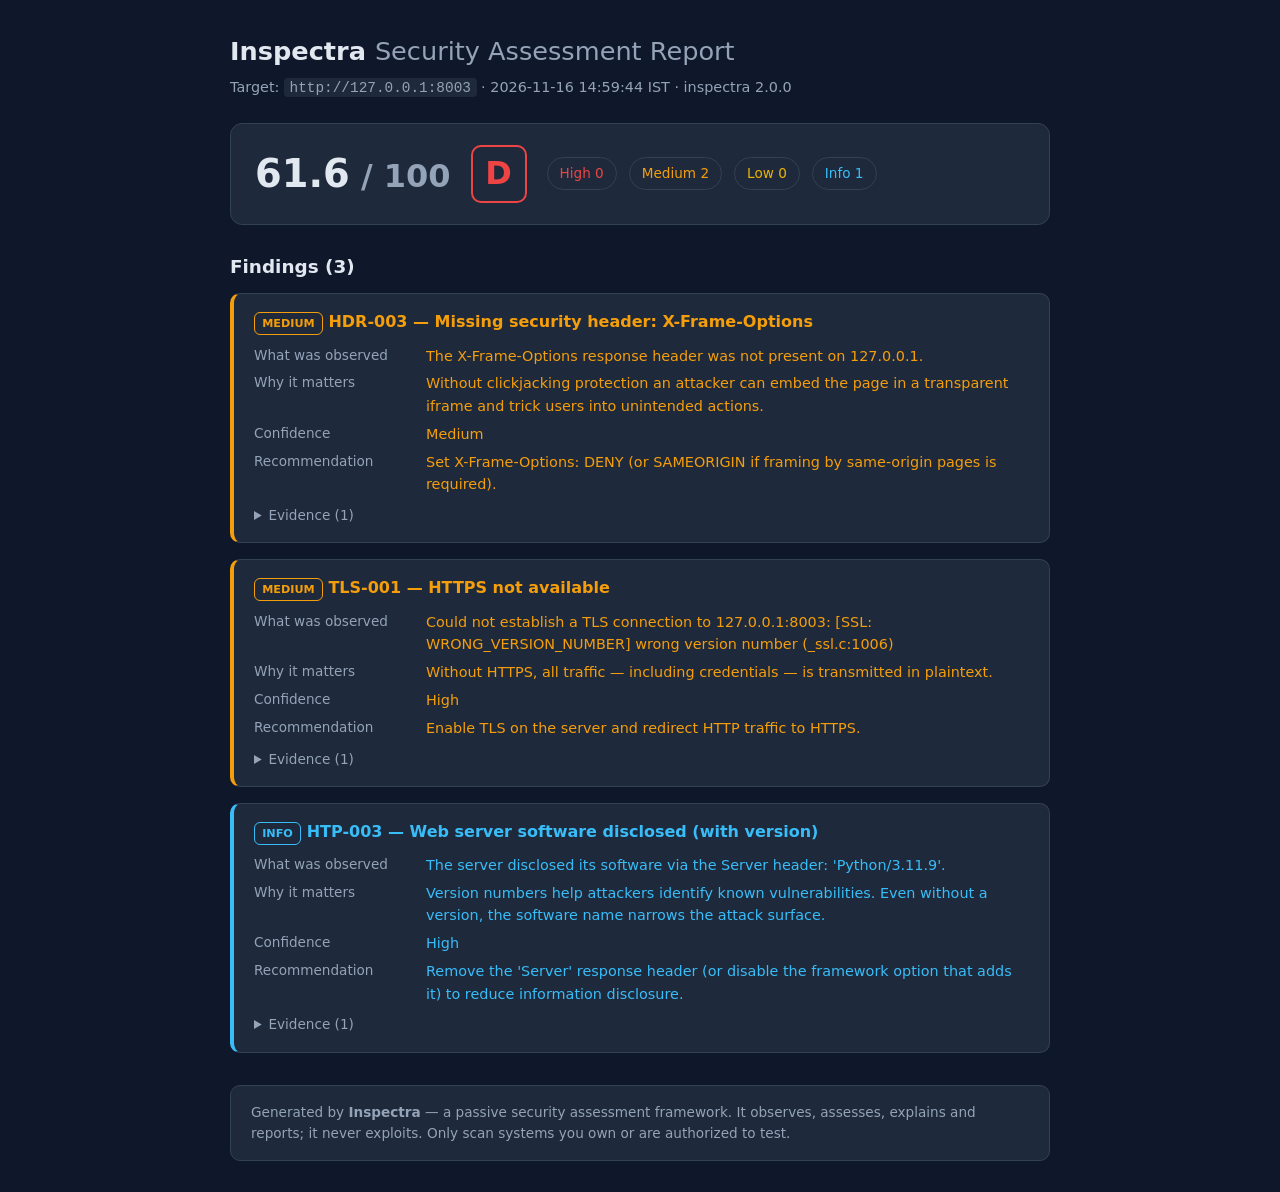
<file: docs/reports/target3.html>
<!doctype html>
<html lang="en">
<head>
<meta charset="utf-8">
<meta name="viewport" content="width=device-width, initial-scale=1">
<title>Inspectra Report — http://127.0.0.1:8003</title>
<style>
  :root {
    --bg: #0f172a;
    --panel: #1e293b;
    --text: #e2e8f0;
    --muted: #94a3b8;
    --border: #334155;
    --high: #ef4444;
    --medium: #f59e0b;
    --low: #eab308;
    --info: #38bdf8;
    --good: #22c55e;
    --warn: #f59e0b;
    --bad: #ef4444;
  }
  * { box-sizing: border-box; }
  body {
    margin: 0;
    font-family: system-ui, -apple-system, "Segoe UI", Roboto, sans-serif;
    background: var(--bg);
    color: var(--text);
    line-height: 1.55;
  }
  .wrap { max-width: 860px; margin: 0 auto; padding: 2rem 1.25rem; }
  header h1 { font-size: 1.6rem; margin: 0 0 .25rem; }
  header h1 span { color: var(--muted); font-weight: 400; }
  .meta { color: var(--muted); font-size: .9rem; margin: .25rem 0 1.5rem; }
  .meta code { background: var(--panel); padding: .1rem .35rem; border-radius: 4px; }

  .score-card {
    display: flex; gap: 1.25rem; align-items: center;
    background: var(--panel); border: 1px solid var(--border);
    border-radius: 12px; padding: 1.25rem 1.5rem; margin-bottom: 1.5rem;
  }
  .score { font-size: 2.4rem; font-weight: 700; }
  .score small { color: var(--muted); }
  .grade {
    font-size: 2rem; font-weight: 800; min-width: 3.5rem; text-align: center;
    border: 2px solid; border-radius: 10px; padding: .15rem .6rem;
  }
  .grade.good { color: var(--good); border-color: var(--good); }
  .grade.warn { color: var(--warn); border-color: var(--warn); }
  .grade.bad { color: var(--bad); border-color: var(--bad); }
  .summary { display: flex; gap: .75rem; flex-wrap: wrap; }
  .summary .chip {
    background: var(--panel); border: 1px solid var(--border);
    border-radius: 999px; padding: .3rem .75rem; font-size: .85rem;
  }
  .sev-high { color: var(--high); }
  .sev-medium { color: var(--medium); }
  .sev-low { color: var(--low); }
  .sev-info { color: var(--info); }

  h2 { font-size: 1.15rem; margin: 1.75rem 0 .75rem; }
  .finding {
    background: var(--panel); border: 1px solid var(--border);
    border-left: 4px solid var(--border);
    border-radius: 10px; padding: 1rem 1.25rem; margin-bottom: 1rem;
  }
  .finding.sev-high { border-left-color: var(--high); }
  .finding.sev-medium { border-left-color: var(--medium); }
  .finding.sev-low { border-left-color: var(--low); }
  .finding.sev-info { border-left-color: var(--info); }
  .finding h3 { margin: 0 0 .6rem; font-size: 1rem; }
  .badge {
    display: inline-block; font-size: .7rem; font-weight: 700;
    background: var(--panel); border: 1px solid currentColor;
    border-radius: 6px; padding: .1rem .45rem; color: var(--text);
  }
  .finding.sev-high .badge { color: var(--high); }
  .finding.sev-medium .badge { color: var(--medium); }
  .finding.sev-low .badge { color: var(--low); }
  .finding.sev-info .badge { color: var(--info); }
  dl { display: grid; grid-template-columns: 10rem 1fr; gap: .35rem .75rem; margin: 0; }
  dt { color: var(--muted); font-size: .85rem; }
  dd { margin: 0; font-size: .9rem; }
  details { margin-top: .6rem; }
  summary { color: var(--muted); cursor: pointer; font-size: .85rem; }
  pre {
    background: #0b1220; color: #cbd5e1; border: 1px solid var(--border);
    border-radius: 8px; padding: .75rem; overflow-x: auto; font-size: .8rem;
  }
  .empty { color: var(--muted); }
  footer {
    margin-top: 2rem; padding: 1rem 1.25rem; color: var(--muted);
    background: var(--panel); border: 1px solid var(--border); border-radius: 10px;
    font-size: .85rem;
  }
</style>
</head>
<body>
<div class="wrap">
  <header>
    <h1>Inspectra <span>Security Assessment Report</span></h1>
    <p class="meta">
      Target: <code>http://127.0.0.1:8003</code> ·
      2026-11-16 14:59:44 IST ·
      inspectra 2.0.0
    </p>
  </header>

  <section class="score-card">
    <div class="score">61.6<small> / 100</small></div>
    <div class="grade bad">D</div>
    <div class="summary">
      <span class="chip sev-high">High 0</span>
      <span class="chip sev-medium">Medium 2</span>
      <span class="chip sev-low">Low 0</span>
      <span class="chip sev-info">Info 1</span>
    </div>
  </section>

  <h2>Findings (3)</h2>

  <article class="finding sev-medium">
    <h3><span class="badge">MEDIUM</span> HDR-003 — Missing security header: X-Frame-Options</h3>
    <dl>
      <dt>What was observed</dt><dd>The X-Frame-Options response header was not present on 127.0.0.1.</dd>
      <dt>Why it matters</dt><dd>Without clickjacking protection an attacker can embed the page in a transparent iframe and trick users into unintended actions.</dd>
      <dt>Confidence</dt><dd>Medium</dd>
      <dt>Recommendation</dt><dd>Set X-Frame-Options: DENY (or SAMEORIGIN if framing by same-origin pages is required).</dd>
    </dl>
    <details><summary>Evidence (1)</summary><pre>Header not present in the HTTP response</pre></details>
  </article>
  <article class="finding sev-medium">
    <h3><span class="badge">MEDIUM</span> TLS-001 — HTTPS not available</h3>
    <dl>
      <dt>What was observed</dt><dd>Could not establish a TLS connection to 127.0.0.1:8003: [SSL: WRONG_VERSION_NUMBER] wrong version number (_ssl.c:1006)</dd>
      <dt>Why it matters</dt><dd>Without HTTPS, all traffic — including credentials — is transmitted in plaintext.</dd>
      <dt>Confidence</dt><dd>High</dd>
      <dt>Recommendation</dt><dd>Enable TLS on the server and redirect HTTP traffic to HTTPS.</dd>
    </dl>
    <details><summary>Evidence (1)</summary><pre>TLS handshake to 127.0.0.1:8003 failed</pre></details>
  </article>
  <article class="finding sev-info">
    <h3><span class="badge">INFO</span> HTP-003 — Web server software disclosed (with version)</h3>
    <dl>
      <dt>What was observed</dt><dd>The server disclosed its software via the Server header: 'Python/3.11.9'.</dd>
      <dt>Why it matters</dt><dd>Version numbers help attackers identify known vulnerabilities. Even without a version, the software name narrows the attack surface.</dd>
      <dt>Confidence</dt><dd>High</dd>
      <dt>Recommendation</dt><dd>Remove the 'Server' response header (or disable the framework option that adds it) to reduce information disclosure.</dd>
    </dl>
    <details><summary>Evidence (1)</summary><pre>Server: Python/3.11.9</pre></details>
  </article>

  <footer>
    Generated by <strong>Inspectra</strong> — a passive security assessment
    framework. It observes, assesses, explains and reports; it never exploits.
    Only scan systems you own or are authorized to test.
  </footer>
</div>
</body>
</html>
</file>
<file: site/assets/site.css>
:root {
  --ink: #0a0a0a;
  --surface: #141414;
  --text: #e6edf3;
  --muted: #9ca3af;
  --accent: #06b6d4;
  --line: #262626;
}

* { box-sizing: border-box; }

body {
  margin: 0;
  font-family: "Segoe UI", Arial, sans-serif;
  color: #1f2937;
  background: #f7f7f8;
  line-height: 1.65;
}

.masthead {
  background: var(--ink);
  padding: 0;
}

.masthead img {
  display: block;
  width: min(1280px, 100%);
  height: auto;
  margin: 0 auto;
}

main {
  max-width: 1120px;
  margin: 0 auto;
  padding: 0 1.5rem 4rem;
}

h1, h2 { color: var(--ink); line-height: 1.2; }
h1 { font-size: 2.5rem; margin: 0 0 1rem; }
h2 { font-size: 1.6rem; margin: 0 0 1rem; }

.hero { padding: 3rem 0 1rem; }
.eyebrow {
  color: #075985;
  font: 700 0.85rem Consolas, monospace;
  letter-spacing: 0.12em;
  text-transform: uppercase;
  margin: 0 0 0.75rem;
}
.lead { font-size: 1.15rem; max-width: 760px; color: #374151; }

.actions { display: flex; flex-wrap: wrap; gap: 0.75rem; margin-top: 1.5rem; }
.btn {
  display: inline-block;
  padding: 0.7rem 1.2rem;
  border: 1px solid var(--ink);
  border-radius: 6px;
  text-decoration: none;
  font-weight: 600;
  color: var(--ink);
  background: #fff;
}
.btn.primary { background: var(--ink); color: #fff; }
.btn:hover { border-color: var(--accent); color: #075985; }

section { padding: 2.5rem 0; border-top: 1px solid #e5e7eb; }

.grid {
  display: grid;
  grid-template-columns: repeat(auto-fit, minmax(210px, 1fr));
  gap: 1rem;
}
.grid article {
  background: #fff;
  border: 1px solid #e5e7eb;
  border-left: 4px solid var(--accent);
  border-radius: 8px;
  padding: 1.1rem;
}
.grid strong { display: block; font-size: 2rem; color: var(--ink); }
.grid span { color: #4b5563; font-size: 0.95rem; }
.note { color: #6b7280; font-size: 0.9rem; }

.pipeline img, .masthead img { max-width: 100%; }
.pipeline img { border-radius: 10px; border: 1px solid var(--line); }

pre {
  background: var(--ink);
  color: var(--text);
  padding: 1.25rem;
  border-radius: 10px;
  overflow-x: auto;
  font-size: 0.9rem;
}
code { font-family: Consolas, "Courier New", monospace; }

.links ul { columns: 2; padding-left: 1.2rem; }
.links a { color: #075985; }

footer {
  background: var(--ink);
  color: var(--muted);
  text-align: center;
  padding: 1.5rem;
  font-size: 0.9rem;
}

@media (max-width: 640px) {
  h1 { font-size: 2rem; }
  .links ul { columns: 1; }
}
</file>
